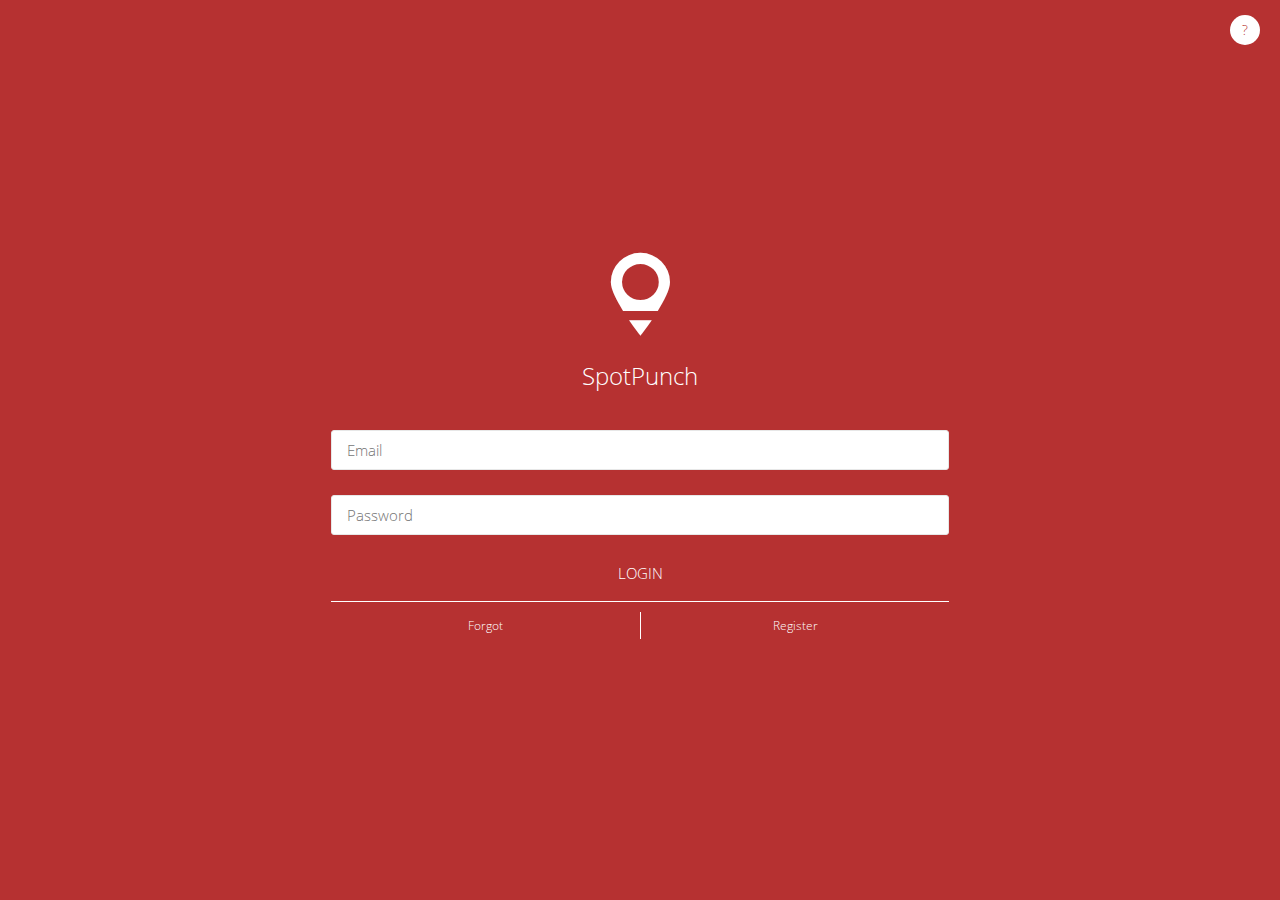
<file: index.html>
<!DOCTYPE html>
<html>
<head>
	<!-- Metas -->
	<meta charset="UTF-8" />
    <meta name="viewport" content="initial-scale=1.0, maximum-scale=1.0, user-scalable=no" />

	<!-- Meta Title -->
	<title>SpotPunch</title>

	<!-- CSS -->
	<link type="text/css" href="css/spotpunch.css" rel="stylesheet" />
</head>
<body>
<div class="canvas">
	<!-- Dashboard Content -->
	<div class="content">
		<div class="container dashboard">
			<div class="dashboard-container fade">
				<!-- Dashboard Help -->
				<a class="dashboard-help" href="modal/help.html" data-toggle="modal" data-target="#dashboard-help">?</a>

				<!-- Dashboard Logo -->
				<h1 class="dashboard-logo">
					<i class="spicon spicon-logo"></i>
					<span>SpotPunch</span>
				</h1>

				<!-- Form Login -->
				<form class="login-form">
					<div class="login-input">
						<input type="email" name="email" placeholder="Email" />
					</div>
					<div class="login-input">
						<input type="text" name="password" placeholder="Password" />
					</div>
					<div class="login-button">
						<input type="button" onclick="window.location.href='timeline.html'; return false;" value="LOGIN" />
					</div>
					<div class="login-link">
						<div class="login-row">
							<div><a href="#">Forgot</a></div>
							<div><a href="#">Register</a></div>
						</div>
					</div>
				</form>
			</div>
		</div>
	</div>
</div>

<!-- Modal Box -->
<div class="modal fade" id="dashboard-help" tabindex="-1" role="dialog">
	<div class="modal-dialog" role="document">
		<div class="modal-content"></div>
	</div>
</div>

<!-- Scripts -->
<script type="text/javascript" src="js/libs/jquery/jquery.min.js"></script>
<script type="text/javascript" src="js/bootstrap/transition.js"></script>
<script type="text/javascript" src="js/bootstrap/modal.js"></script>
<script type="text/javascript" src="js/dashboard.js"></script>
</body>
</html>
</file>
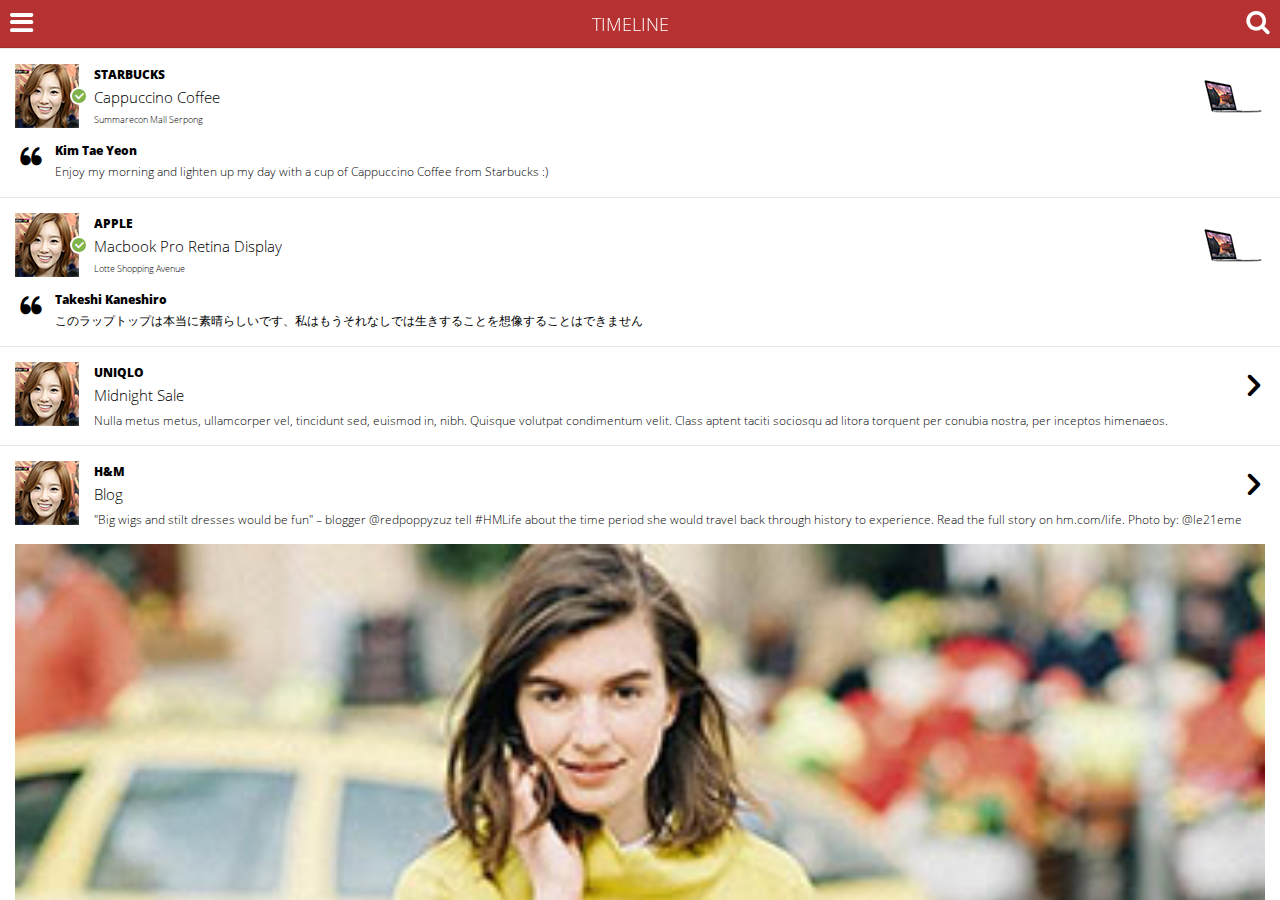
<file: timeline.html>
<!DOCTYPE html>
<html>
<head>
	<!-- Metas -->
	<meta charset="UTF-8" />
    <meta name="viewport" content="initial-scale=1.0, maximum-scale=1.0, user-scalable=no" />

	<!-- Meta Title -->
	<title>SpotPunch Timeline</title>

	<!-- CSS -->
	<link type="text/css" href="css/spotpunch.css" rel="stylesheet" />
</head>
<body>
<div class="canvas">
	<!-- Sidebar -->
	<div class="sidebar">
		<div class="sidebar-inner">
			<div class="side-profile">
				<img class="profile-image" src="images/photo.png" alt="profile" />
				<div class="profile-body">
					<div class="profile-name">Jane Doe</div>
					<a href="#">Edit Profile</a>
				</div>
			</div>
			<ul class="navigation">
				<li><a href="timeline.html"><i class="spicon spicon-home"></i> Timeline</a></li>
				<li><a href="#"><i class="spicon spicon-activity"></i> Activity</a></li>
				<li><a href="#"><i class="spicon spicon-punch"></i> Your Punches</a></li>
				<li><a href="#"><i class="spicon spicon-spoting"></i> Spotting</a></li>
				<li><a href="#"><i class="spicon spicon-spotter"></i> Spotters</a></li>
				<li><a href="#"><i class="spicon spicon-promotion"></i> Promotions</a></li>
				<li><a href="#"><i class="spicon spicon-wishlist"></i> Wishlist</a></li>
				<li class="divider"></li>
				<li><a href="#"><i class="spicon spicon-setting"></i> Settings</a></li>
				<li><a href="index.html"><i class="spicon spicon-logout"></i> Logout</a></li>
			</ul>
		</div>
	</div>

	<!-- Dashboard Content -->
	<div class="content">
		<!-- Header -->
		<header class="navbar">
			<div class="navbar-inner">
				<!-- Left Icon -->
				<a id="toogle-sidebar" href="#" class="pull-left">
					<i class="spicon spicon-nav"></i>
				</a>

				<!-- Right Icon -->
				<a href="modal/search.html" data-toggle="modal" data-target="#search-modal" class="pull-right">
					<i class="spicon spicon-search"></i>
				</a>

				<!-- Header Title -->
				<h1 class="title">TIMELINE</h1>
			</div>
		</header>

		<!-- Container -->
		<div class="container">
			<!-- Listing -->
			<ul class="listing">
				<li>
					<!-- Timeline -->
					<div class="timeline">
						<div class="timeline-header">
							<a href="profile.html" class="timeline-photo">
								<img src="images/photo.png" alt="photo" />
								<span class="verify"><i class="spicon spicon-check"></i></span>
							</a>
							<div class="timeline-title">
								<!--<div class="icon">-->
								<div class="timeline-right">
									<div class="product-image">
										<img src="images/image.png" alt="image" />
									</div>
									<div class="icon fade">
										<a href="#"><i style="color: #B63131;" class="spicon spicon-like"></i></a>
										<a href="#"><i class="spicon spicon-comment"></i></a>
									</div>
								</div>
								<div class="store">
									<a href="#">STARBUCKS</a>
								</div>
								<div class="name">
									<a href="#">Cappuccino Coffee</a>
								</div>
								<div class="mall">
									<a href="#">Summarecon Mall Serpong</a>
								</div>
							</div>
						</div>
						<div class="timeline-body">
							<i class="spicon spicon-quote comment-icon"></i>
							<div class="comment">
								<div class="comment-name">
									<a href="profile.html">Kim Tae Yeon</a>
								</div>
								<div>Enjoy my morning and lighten up my day with a cup of Cappuccino Coffee from Starbucks :)</div>
							</div>
						</div>
					</div>
				</li>
				<li>
					<!-- Timeline -->
					<div class="timeline">
						<div class="timeline-header">
							<a href="profile.html" class="timeline-photo">
								<img src="images/photo.png" alt="photo" />
								<span class="verify"><i class="spicon spicon-check"></i></span>
							</a>
							<div class="timeline-title">
								<div class="timeline-right">
									<div class="product-image">
										<img src="images/image.png" alt="image" />
									</div>
									<div class="icon fade">
										<a href="#"><i style="color: #B63131;" class="spicon spicon-like"></i></a>
										<a href="#"><i class="spicon spicon-comment"></i></a>
									</div>
								</div>
								<div class="store">
									<a href="#">APPLE</a>
								</div>
								<div class="name">
									<a href="#">Macbook Pro Retina Display</a>
								</div>
								<div class="mall">
									<a href="#">Lotte Shopping Avenue</a>
								</div>
							</div>
						</div>
						<div class="timeline-body">
							<i class="spicon spicon-quote comment-icon"></i>
							<div class="comment">
								<div class="comment-name">
									<a href="profile.html">Takeshi Kaneshiro</a>
								</div>
								<div>このラップトップは本当に素晴らしいです、私はもうそれなしでは生きすることを想像することはできません</div>
							</div>
						</div>
					</div>
				</li>
				<li>
					<!-- Timeline -->
					<div class="timeline">
						<div class="timeline-header">
							<a href="profile.html" class="timeline-photo">
								<img src="images/photo.png" alt="photo" />
							</a>
							<div class="timeline-title">
								<div class="timeline-right">
									<div class="icon">
										<a href="#"><i class="spicon spicon-arrow-right"></i></a>
									</div>
								</div>
								<div class="store">
									<a href="#">UNIQLO</a>
								</div>
								<div class="name">
									<a href="#">Midnight Sale</a>
								</div>
								<div class="description">Nulla metus metus, ullamcorper vel, tincidunt sed, euismod in, nibh. Quisque volutpat condimentum velit. Class aptent taciti sociosqu ad litora torquent per conubia nostra, per inceptos himenaeos.</div>
							</div>
						</div>
					</div>
				</li>
				<li>
					<!-- Timeline -->
					<div class="timeline">
						<div class="timeline-header">
							<a href="profile.html" class="timeline-photo">
								<img src="images/photo.png" alt="photo" />
							</a>
							<div class="timeline-title">
								<div class="timeline-right">
									<div class="icon">
										<a href="#"><i class="spicon spicon-arrow-right"></i></a>
									</div>
								</div>
								<div class="store">
									<a href="#">H&amp;M</a>
								</div>
								<div class="name">
									<a href="#">Blog</a>
								</div>
								<div class="description">"Big wigs and stilt dresses would be fun" – blogger @redpoppyzuz tell #HMLife about the time period she would travel back through history to experience. Read the full story on hm.com/life. Photo by: @le21eme</div>
							</div>
						</div>
						<div class="timeline-body">
							<div class="image-full">
								<img src="images/sample.jpg" alt="sample" />
							</div>
						</div>
					</div>
				</li>
			</ul>
			<!-- Load More -->
			<div id="loadmore" class="load-more">
				<a href="#loadmore">LOADMORE</a>
			</div>
		</div>
	</div>
</div>

<!-- Modal Box -->
<div class="modal fade" id="search-modal" tabindex="-1" role="dialog">
	<div class="modal-dialog" role="document">
		<div class="modal-content"></div>
	</div>
</div>

<!-- Scripts -->
<script type="text/javascript" src="js/libs/jquery/jquery.min.js"></script>
<script type="text/javascript" src="js/bootstrap/transition.js"></script>
<script type="text/javascript" src="js/bootstrap/modal.js"></script>
<script type="text/javascript">
(function ($){
	$('#toogle-sidebar').on('click', function (e) {
		e.preventDefault();
		var canvas = $('.canvas').toggleClass('on');
		$('.container').on('click', function (e) {
			if (canvas.hasClass('on'))
			{
				canvas.removeClass('on');
			}
		});
	});
	$('.timeline-right').each(function () {
		var $this = $(this);
		var image = $this.find('.product-image');
		if (image.length)
		{
			$this.on('click', function (e) {
				var off;
				image.addClass('off');
				if (image.hasClass('off'))
				{
					$this.find('.icon').addClass('in');
					$this.on('mouseout', function () {
						off = setTimeout(function () {
							image.removeClass('off');
							$this.find('.icon').removeClass('in');
						}, 2500);
					});
					if (image.hasClass('off'))
					{
						$this.on('mouseover', function () {
							clearInterval(off);
						});
					}
				}
			});
		}
	});
})(jQuery);
</script>
</body>
</html>
</file>
<file: css/spotpunch.css>
﻿@font-face{font-family:'Open Sans';font-style:normal;font-weight:300;src:local("Open Sans Light"),url("../fonts/opensans/open-sans-light.woff2") format("woff2"),url("../fonts/opensans/open-sans-light.woff") format("woff")}@font-face{font-family:'Open Sans';font-style:normal;font-weight:400;src:local("Open Sans"),url("../fonts/opensans/open-sans-regular.woff2") format("woff2"),url("../fonts/opensans/open-sans-regular.woff") format("woff")}@font-face{font-family:'Open Sans';font-style:normal;font-weight:700;src:local("Open Sans Bold"),url("../fonts/opensans/open-sans-bold.woff2") format("woff2"),url("../fonts/opensans/open-sans-bold.woff") format("woff")}@font-face{font-family:'Open Sans';font-style:normal;font-weight:800;src:local("Open Sans Extrabold"),url("../fonts/opensans/open-sans-extrabold.woff2") format("woff2"),url("../fonts/opensans/open-sans-extrabold.woff") format("woff")}body,html{width:100%;height:100%;position:relative;overflow-x:hidden}html{-webkit-text-size-adjust:100%;-moz-text-size-adjust:100%}body{margin:0}article,aside,details,figcaption,figure,footer,header,hgroup,main,nav,section,summary{display:block}audio,canvas,progress,video{display:inline-block;vertical-align:baseline}audio:not([controls]){display:none;height:0}[hidden],template{display:none}a{background:transparent}a:active,a:hover{outline:0}abbr[title]{border-bottom:1px dotted}b,strong{font-weight:bold}i,dfn{font-style:italic}h1{margin:0.67em 0;font-size:2em}mark{color:#000000;background:#FFFF00}small{font-size:80%}sub,sup{position:relative;font-size:75%;line-height:0;vertical-align:baseline}sup{top:-.5em}sub{bottom:-.25em}img{border:0}svg:not(:root){overflow:hidden}figure{margin:1em 40px}hr{height:0;-webkit-box-sizing:content-box;-moz-box-sizing:content-box;box-sizing:content-box}pre{overflow:auto}code,kbd,pre,samp{font-family:monospace, monospace;font-size:1em}button,input,optgroup,select,textarea{margin:0;color:inherit;font:inherit}button{overflow:visible}button,select{text-transform:none}button,html input[type="button"],input[type="reset"],input[type="submit"]{cursor:pointer;-webkit-appearance:button}button[disabled],html input[disabled]{cursor:default}button::-moz-focus-inner,input::-moz-focus-inner{border:0;padding:0}input{line-height:normal}input[type="checkbox"],input[type="radio"]{padding:0;box-sizing:border-box}input[type="number"]::-webkit-inner-spin-button,input[type="number"]::-webkit-outer-spin-button{height:auto}input[type="search"]{-webkit-box-sizing:content-box;-moz-box-sizing:content-box;box-sizing:content-box;-webkit-appearance:textfield}input[type="search"]::-webkit-search-cancel-button,input[type="search"]::-webkit-search-decoration{-webkit-appearance:none}fieldset{border:1px solid #c0c0c0;padding:.35em .625em .75em;margin:0 2px}legend{padding:0;border:0}textarea{overflow:auto}optgroup{font-weight:bold}table{border-spacing:0;border-collapse:collapse}td,th{padding:0}*{-webkit-box-sizing:border-box;-moz-box-sizing:border-box;box-sizing:border-box}body{background-color:#f4f4f4;color:#000;line-height:21px;font-family:"Open Sans",sans-serif;font-size:12px;font-weight:300}h1,h2,h3,h4,h5,h6{margin:0;margin-bottom:10px;line-height:1}h1,.h1{font-size:36px}h2,.h2{font-size:30px}h3,.h3{font-size:24px}h4,.h4{font-size:18px}h5,.h5{font-size:14px;margin-top:14px}h6,.h6{font-size:12px;margin-top:14px}p{margin:0 0 10px 0}a{color:#428BCA;text-decoration:none;-webkit-tap-highlight-color:transparent}a:focus{color:#428BCA}a:active{color:#3071a9}img{max-width:100%;vertical-align:middle}.pull-left{float:left}.pull-right{float:right}.clearfix:before,.clearfix:after{display:table;content:" "}.clearfix:after{clear:both}.hidden{display:none}.fade{opacity:0;-webkit-transition:opacity 0.15s linear;-moz-transition:opacity 0.15s linear;transition:opacity 0.15s linear}.fade.in{opacity:1}.canvas{width:100%;height:100%;position:relative;-webkit-transform:translateX(0px);-moz-transform:translateX(0px);transform:translateX(0px);-webkit-transition:all 0.5s ease;-moz-transition:all 0.5s ease;transition:all 0.5s ease}.canvas.on{-webkit-transform:translateX(300px);-moz-transform:translateX(300px);transform:translateX(300px)}.content{position:absolute;top:0;right:0;bottom:0;left:0;overflow:hidden}.container{background:#fff;position:absolute;top:0;right:0;bottom:0;left:0;overflow:auto;z-index:1;-webkit-overflow-scrolling:touch}.sidebar{background-color:#353535;color:#fff;width:300px;height:100%;position:absolute;top:0;left:-300px;bottom:0;font-size:14px;overflow:hidden;z-index:20}.sidebar .sidebar-inner{padding:25px;width:100%;height:100%;position:absolute;top:0;left:0;overflow:auto}.side-profile{border-bottom:1px solid #1c1c1c;padding-bottom:25px;margin-bottom:10px;overflow:hidden;-webkit-box-shadow:0 1px 0 #4f4f4f;-moz-box-shadow:0 1px 0 #4f4f4f;box-shadow:0 1px 0 #4f4f4f}.side-profile .profile-image{margin-right:15px;float:left}.side-profile .profile-body{color:#fff;margin-top:5px;overflow:hidden;font-size:12px}.side-profile .profile-body .profile-name{color:#fff !important;margin-bottom:5px;line-height:20px;font-size:18px}.side-profile .profile-body>a{color:#fff}ul.navigation{list-style:none outside;margin:0;padding:0}ul.navigation li{list-style:none outside;margin:0;padding:0}ul.navigation li.divider{border-bottom:1px solid #1c1c1c;margin-top:15px;margin-bottom:15px;height:0px;-webkit-box-shadow:0 1px 0 #4f4f4f;-moz-box-shadow:0 1px 0 #4f4f4f;box-shadow:0 1px 0 #4f4f4f}ul.navigation li>a,ul.navigation li>span{color:#fff;padding:15px 0;display:block}ul.navigation li>a .spicon,ul.navigation li>span .spicon{margin-right:15px;font-size:18px;vertical-align:middle}.navbar{background-color:#B63131;border-bottom:1px solid #a22c2c;height:48px;position:fixed;top:0;right:0;left:0;z-index:10;-webkit-backface-visibility:hidden;backface-visibility:hidden}.navbar .navbar-inner{padding-right:10px;padding-left:10px;height:100%;display:block;position:relative}.navbar .spicon{color:#fff;padding-top:11px;padding-bottom:11px;font-size:24px;position:relative;cursor:default;z-index:15}.navbar a{outline:none}.navbar a .spicon{cursor:pointer}.navbar .title{color:#fff;margin:0 -10px;padding:0;width:100%;line-height:48px;display:block;position:absolute;left:0;font-size:18px;font-weight:300;text-align:center;white-space:nowrap;cursor:default;-webkit-touch-callout:none;-webkit-user-select:none;-moz-user-select:none}.navbar ~ .container{margin-top:48px}input,textarea,button,select{font-family:"Open Sans",sans-serif;font-size:12px}select,textarea,input[type="text"],input[type="search"],input[type="password"],input[type="datetime"],input[type="datetime-local"],input[type="date"],input[type="month"],input[type="time"],input[type="week"],input[type="number"],input[type="email"],input[type="url"],input[type="tel"],input[type="color"]{background-color:#FFF;color:inherit;border:1px solid #E7E7E7;margin-bottom:15px;padding:0 15px;width:100%;height:40px;line-height:21px;outline:none;-webkit-appearance:none;-webkit-border-radius:3px;-moz-border-radius:3px;border-radius:3px}input[type="search"]{padding:0 10px;font-size:16px;border-radius:20px;-webkit-box-sizing:border-box;-moz-box-sizing:border-box;box-sizing:border-box}input[type="search"]:focus{text-align:left}textarea{height:auto}select{background-color:#F8F8F8;font-size:12px;padding:0 10px}.listing{border-top:1px solid #E7E7E7;border-bottom:1px solid #E7E7E7;list-style:none outside;margin:0;padding:0;position:relative}.listing>li{border-bottom:1px solid #E7E7E7;list-style:none outside;margin:0;padding:0;display:block}.listing>li:last-child{border-bottom:0}.load-more{color:#626262;font-size:15px;text-align:center}.load-more a{color:#626262;height:60px;line-height:60px;display:block}.modal-open{overflow:hidden}.modal{display:none;overflow:hidden;outline:0;position:fixed;top:0;right:0;bottom:0;left:0;z-index:1050;-webkit-overflow-scrolling:touch}.modal.fade .modal-dialog{-webkit-transform:translate(0, -100%);-moz-transform:translate(0, -100%);transform:translate(0, -100%);-webkit-transition:-webkit-transform .3s ease-out;-o-transition:-o-transform .3s ease-out;transition:transform .3s ease-out}.modal.in .modal-dialog{-webkit-transform:translate(0, 0);-moz-transform:translate(0, 0);transform:translate(0, 0)}.modal-open .modal{overflow-x:hidden;overflow-y:auto}.modal-dialog{margin:10px;width:auto;position:relative}.modal-content{background-color:#FFF;border:1px solid rgba(0,0,0,0.2);position:relative;outline:0;-webkit-border-radius:3px;-moz-border-radius:3px;border-radius:3px;-webkit-box-shadow:0 3px 9px rgba(0,0,0,0.5);-moz-box-shadow:0 3px 9px rgba(0,0,0,0.5);box-shadow:0 3px 9px rgba(0,0,0,0.5);-webkit-background-clip:padding-box;background-clip:padding-box}.modal-backdrop{background-color:#000;position:fixed;top:0;right:0;bottom:0;left:0;z-index:1040}.modal-backdrop.fade{filter:alpha(opacity=0);opacity:0}.modal-backdrop.in{filter:alpha(opacity=50);opacity:.5}.modal-header{border-bottom:1px solid #E5E5E5;padding:10px 15px;min-height:16.42857143px}.modal-title{margin:0;padding-right:40px;line-height:1.42857143;position:relative}.modal-title .close{background:#f2f2f2;margin-top:-15px;width:30px;height:30px;line-height:30px;position:absolute;top:50%;right:0;text-align:center;cursor:pointer;-webkit-border-radius:30px;-moz-border-radius:30px;border-radius:30px}.modal-body{position:relative;padding:15px}.modal-footer{border-top:1px solid #E5E5E5;padding:15px;text-align:right}.modal-scrollbar-measure{width:50px;height:50px;position:absolute;top:-9999px;overflow:scroll}@media (min-width: 768px){.modal-dialog{width:600px;margin:30px auto}.modal-content{-webkit-box-shadow:0 5px 15px rgba(0,0,0,0.5);-moz-box-shadow:0 5px 15px rgba(0,0,0,0.5);box-shadow:0 5px 15px rgba(0,0,0,0.5)}}.modal-dark{background:#353535;border:1px solid #282828;color:#FFF;margin:-1px;-webkit-border-radius:3px;-moz-border-radius:3px;border-radius:3px}@font-face{font-family:"SpotPunchIcon";src:url("../fonts/spicon/spicon.eot");src:url("../fonts/spicon/spicon.eot?#iefix") format("embedded-opentype"),url("../fonts/spicon/spicon.woff") format("woff"),url("../fonts/spicon/spicon.ttf") format("truetype"),url("../fonts/spicon/spicon.svg") format("svg");font-weight:normal;font-style:normal}.spicon{display:inline-block;line-height:1;font:normal normal normal 12px/1 SpotPunchIcon;font-size:inherit;font-style:normal;font-weight:normal;font-variant:normal;transform:translate(0, 0);text-decoration:none;text-transform:none;speak:none;-webkit-font-smoothing:antialiased;-moz-osx-font-smoothing:grayscale}.spicon-logo:before{content:""}.spicon-nav:before{content:""}.spicon-home:before{content:""}.spicon-activity:before{content:""}.spicon-punch:before{content:""}.spicon-search:before{content:""}.spicon-spoting:before{content:""}.spicon-spotter:before{content:""}.spicon-promotion:before{content:""}.spicon-wishlist:before{content:""}.spicon-setting:before{content:""}.spicon-login:before{content:""}.spicon-logout:before{content:""}.spicon-like:before{content:""}.spicon-comment:before{content:""}.spicon-quote:before{content:""}.spicon-arrow-up:before{content:""}.spicon-arrow-right:before{content:""}.spicon-arrow-down:before{content:""}.spicon-arrow-left:before{content:""}.spicon-check:before{content:""}.dashboard{background:#B63131;color:#fff}.dashboard .dashboard-container{margin:30px 0;-webkit-transition-duration:0.5s;-moz-transition-duration:0.5s;transition-duration:0.5s}.dashboard .dashboard-help{background:#fff;color:#B63131;width:30px;height:30px;line-height:30px;position:fixed;top:15px;right:20px;font-size:14px;font-weight:300;text-align:center;z-index:1;cursor:pointer;outline:none;-webkit-border-radius:30px;-moz-border-radius:30px;border-radius:30px;-webkit-touch-callout:none;-webkit-user-select:none;-moz-user-select:none}.dashboard .dashboard-logo{margin:0 0 40px 0;padding:0;line-height:28px;font-size:24px;font-weight:300;text-align:center;cursor:default;-webkit-user-select:none;-moz-user-select:none}.dashboard .dashboard-logo .spicon-logo{margin-bottom:25px;font-size:86px}.dashboard .dashboard-logo span{display:block}.dashboard .login-form{margin:0 auto;max-width:768px}.dashboard .login-input{color:#B63131;margin:25px 75px;position:relative}.dashboard .login-input input{margin:0;font-size:15px}.dashboard .login-button{margin:15px 0;text-align:center}.dashboard .login-button button,.dashboard .login-button submit,.dashboard .login-button input[type="button"],.dashboard .login-button input[type="submit"]{background:transparent;border:0 none;color:#fff;padding:3px 10px;width:auto;font-size:15px}.dashboard .login-link{border-top:1px solid #fff;margin:15px 75px;padding:10px 0}.dashboard .login-link .login-row{width:100%;display:table}.dashboard .login-link .login-row>*{border-left:1px solid #fff;width:50%;display:table-cell;text-align:center}.dashboard .login-link .login-row>*:first-of-type{border-left:0 none}.dashboard .login-link a{color:#fff;padding:0 7px;line-height:27px;display:inline-block}.spotpunch-intro p:last-of-type{margin-bottom:0}.timeline{padding:15px}.timeline .timeline-header{overflow:hidden}.timeline .timeline-header .timeline-photo{margin-right:15px;float:left;position:relative}.timeline .timeline-header .timeline-photo>img{display:block}.timeline .timeline-header .timeline-photo .verify{background:#fff;margin-top:-9px;width:18px;height:18px;line-height:18px;position:absolute;top:50%;right:-9px;text-align:center;-webkit-border-radius:9px;-moz-border-radius:9px;border-radius:9px}.timeline .timeline-header .timeline-photo .verify:before{background:#80B24A;margin-top:-7px;margin-left:-7px;width:14px;height:14px;content:'';position:absolute;top:50%;left:50%;-webkit-border-radius:7px;-moz-border-radius:7px;border-radius:7px}.timeline .timeline-header .timeline-photo .verify .spicon{color:#fff;font-size:9px}.timeline .timeline-header .timeline-title{position:relative;overflow:hidden}.timeline .timeline-header .timeline-title a{color:inherit}.timeline .timeline-header .timeline-title .store{font-size:12px;font-weight:800}.timeline .timeline-header .timeline-title .name{line-height:24px;font-size:15px}.timeline .timeline-header .timeline-title .mall{font-size:9px}.timeline .timeline-header .timeline-title .description{margin-top:5px;line-height:18px}.timeline .timeline-header .timeline-right{margin-left:10px;width:auto;float:right;position:relative}.timeline .timeline-header .timeline-right .product-image{-webkit-transition:opacity 0.15s ease;-moz-transition:opacity 0.15s ease;transition:opacity 0.15s ease}.timeline .timeline-header .timeline-right .product-image ~ .icon{position:absolute;top:0;right:0}.timeline .timeline-header .timeline-right .product-image.off{opacity:0;visibility:hidden}.timeline .timeline-header .timeline-right .icon>*{margin:3px 0 3px 10px;display:block}.timeline .timeline-header .timeline-right .icon>*+*{margin-top:5px}.timeline .timeline-header .timeline-right .icon .spicon{font-size:22px}.timeline .timeline-header .timeline-right .icon .spicon.spicon-arrow-right{margin-top:9px}.timeline .timeline-body{margin-top:10px;position:relative}.timeline .timeline-body .comment-icon{position:absolute;top:5px;left:5px;font-size:22px}.timeline .timeline-body .comment{padding-left:40px}.timeline .timeline-body .comment .comment-name{font-weight:800}.timeline .timeline-body .comment .comment-name a{color:inherit}.timeline .timeline-body .image-full{margin-top:15px}.timeline .timeline-body .image-full img{width:100%;max-width:100%;display:block}.search-form{text-align:center}.search-form .search-category{list-style:none outside;margin:0;padding:0}.search-form .search-category>li{list-style:none outside;margin:10px 0;padding:0;width:20%;position:relative;float:left;display:inline-block;*display:inline}.search-form .search-category>li label{cursor:pointer}.search-form .search-category>li .spicon{margin:0 10px;display:block;font-size:38px;cursor:pointer;-webkit-transition:color 0.15s ease-in-out;-moz-transition:color 0.15s ease-in-out;transition:color 0.15s ease-in-out}.search-form .search-category>li input[type="checkbox"]{position:absolute;opacity:0;visibility:hidden}.search-form .search-category>li input[type="checkbox"]:checked ~ .spicon{color:#80B24A}.search-form .search-input{color:#000;margin:15px}.search-form .search-input select,.search-form .search-input input[type="text"]{margin:0;text-align:left}.search-form .search-button{color:#000;margin:15px 15px 0 15px}.search-form .search-button button,.search-form .search-button submit,.search-form .search-button input[type="submit"],.search-form .search-button input[type="reset"],.search-form .search-button input[type="button"]{background-color:transparent;border:0 none;margin:0 20px;padding:10px;color:#FFF;font-size:20px;display:inline-block;*display:inline}
/*# sourceMappingURL=spotpunch.css.map */
</file>
